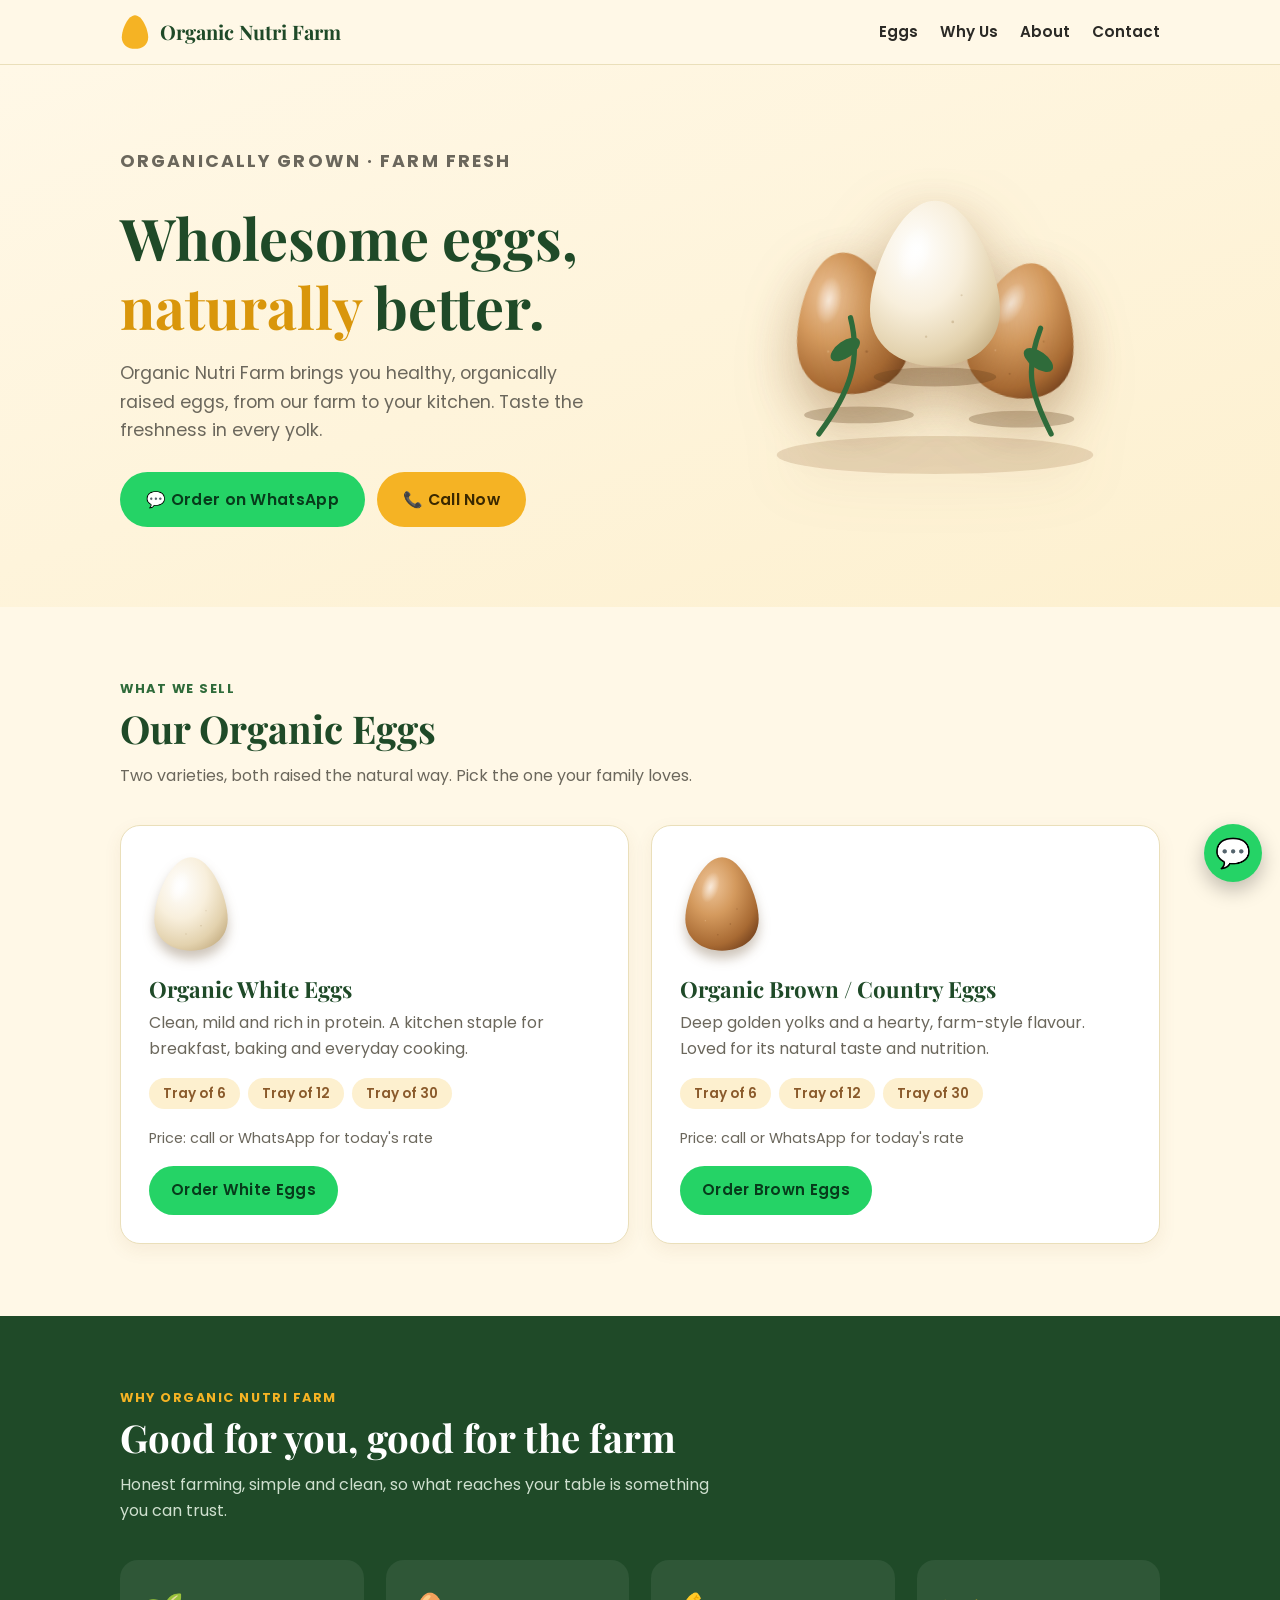
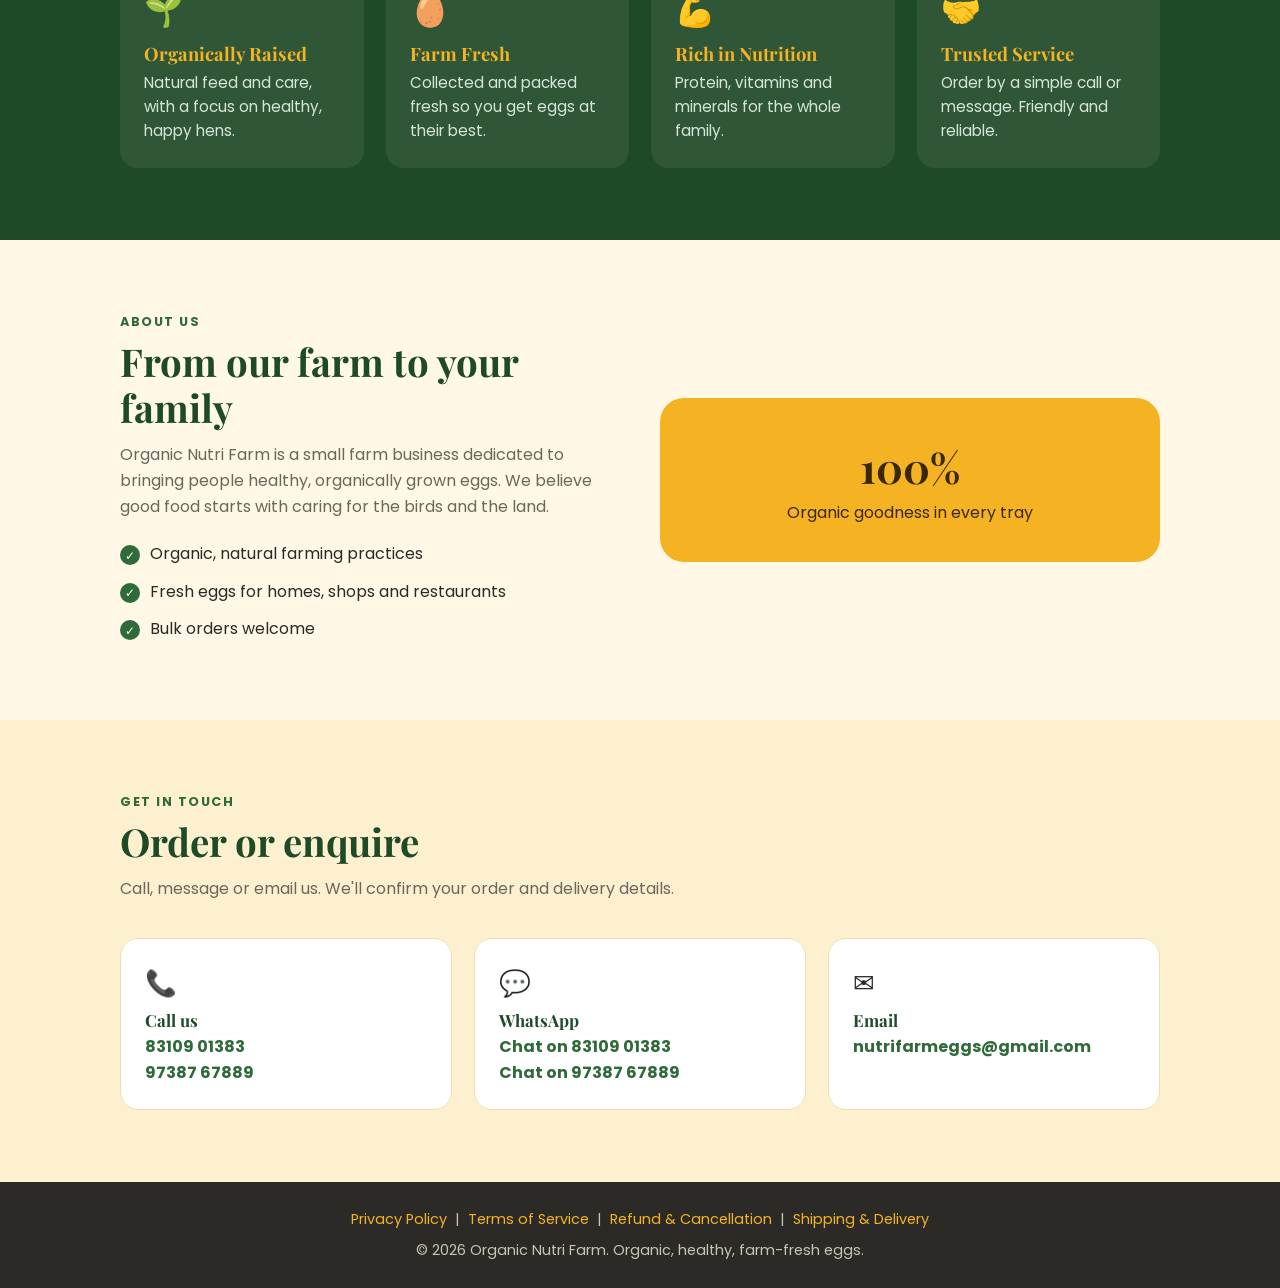
<file: nutrifarmeggs/index.html>
<!doctype html>
<html lang="en">
<head>
<meta charset="utf-8">
<meta name="viewport" content="width=device-width, initial-scale=1">
<title>Organic Nutri Farm | Organic, Farm-Fresh Eggs</title>
<meta name="description" content="Organic Nutri Farm sells organically grown, healthy, farm-fresh eggs. Order by call or WhatsApp.">
<link rel="preconnect" href="https://fonts.googleapis.com">
<link rel="preconnect" href="https://fonts.gstatic.com" crossorigin>
<link href="https://fonts.googleapis.com/css2?family=Playfair+Display:wght@600;700&family=Poppins:wght@400;500;600;700&display=swap" rel="stylesheet">
<style>
:root{
  --cream:#fff8e7; --cream2:#fdf0cf; --green:#2f6b3a; --green-d:#1f4a28;
  --yolk:#f5b324; --yolk-d:#d9960b; --brown:#8a5a2b; --ink:#2b2a26; --muted:#6b675c;
}
*{box-sizing:border-box;margin:0;padding:0}
html{scroll-behavior:smooth}
body{font-family:"Poppins",system-ui,-apple-system,"Segoe UI",sans-serif;color:var(--ink);background:var(--cream);line-height:1.6}
a{color:inherit;text-decoration:none}
.wrap{max-width:1080px;margin:0 auto;padding:0 20px}
h1,h2,h3{font-family:"Playfair Display",Georgia,serif;line-height:1.2}
section{padding:72px 0}
.eyebrow{color:var(--green);font-weight:700;letter-spacing:.12em;text-transform:uppercase;font-size:.8rem}
h2{font-size:clamp(1.7rem,4vw,2.4rem);color:var(--green-d);margin:6px 0 12px}
.lead{color:var(--muted);max-width:620px}

/* header */
header{position:sticky;top:0;z-index:10;background:rgba(255,248,231,.95);backdrop-filter:blur(6px);border-bottom:1px solid #eadfba}
.nav{display:flex;align-items:center;justify-content:space-between;height:64px}
.logo{display:flex;align-items:center;gap:10px;font-family:"Playfair Display",Georgia,serif;font-weight:700;font-size:1.25rem;color:var(--green-d)}
.logo svg{width:30px;height:36px}
nav ul{display:flex;gap:22px;list-style:none;font-weight:600;font-size:.95rem}
nav a:hover{color:var(--green)}
@media(max-width:640px){nav ul{gap:14px;font-size:.85rem}.logo span{display:none}}

/* buttons */
.btn{display:inline-flex;align-items:center;gap:8px;padding:13px 24px;border-radius:999px;font-family:"Poppins",sans-serif;font-weight:600;letter-spacing:.02em;border:2px solid transparent;cursor:pointer;font-size:.98rem;transition:transform .15s,background .15s}
.btn:hover{transform:translateY(-2px)}
.btn-wa{background:#25d366;color:#073b1b}
.btn-wa:hover{background:#1fbd5a}
.btn-call{background:var(--yolk);color:#3a2800}
.btn-call:hover{background:var(--yolk-d)}
.btn-ghost{border-color:var(--green);color:var(--green)}

/* hero */
.hero{background:linear-gradient(160deg,var(--cream) 0%,var(--cream2) 100%);padding:64px 0 80px}
.hero .wrap{display:grid;grid-template-columns:1.1fr .9fr;gap:40px;align-items:center}
.hero h1{font-size:clamp(2.2rem,5.5vw,3.6rem);color:var(--green-d)}
.hero h1 em{font-style:normal;color:var(--yolk-d)}
.hero p{margin:18px 0 28px;color:var(--muted);font-size:1.1rem;max-width:480px}
.cta{display:flex;flex-wrap:wrap;gap:12px}
.hero-art{display:flex;justify-content:center}
.hero-art svg{width:min(100%,380px);height:auto;filter:drop-shadow(0 18px 24px rgba(138,90,43,.25))}
@media(max-width:800px){.hero .wrap{grid-template-columns:1fr;text-align:center}.hero p{margin-inline:auto}.cta{justify-content:center}.hero-art{order:-1}.hero-art svg{width:240px}}

/* products */
.grid{display:grid;gap:22px;margin-top:36px}
.products{grid-template-columns:repeat(auto-fit,minmax(280px,1fr))}
.card{background:#fff;border-radius:20px;padding:28px;border:1px solid #eadfba;box-shadow:0 6px 18px rgba(138,90,43,.08)}
.card .egg{width:84px;height:100px;margin-bottom:14px;filter:drop-shadow(0 8px 6px rgba(90,58,24,.3))}
.card h3{font-size:1.4rem;color:var(--green-d)}
.card p{color:var(--muted);margin:8px 0 16px}
.packs{display:flex;flex-wrap:wrap;gap:8px;margin-bottom:18px}
.pack{background:var(--cream2);border-radius:999px;padding:5px 14px;font-size:.85rem;font-weight:600;color:var(--brown)}
.price{font-size:.9rem;color:var(--muted);margin-bottom:16px}
.card .btn{padding:10px 20px;font-size:.95rem}

/* why */
.why{background:var(--green-d);color:#f6f1dc}
.why h2{color:#fff}.why .eyebrow{color:var(--yolk)}.why .lead{color:#cfe0cf}
.features{grid-template-columns:repeat(auto-fit,minmax(220px,1fr))}
.feat{background:rgba(255,255,255,.07);border-radius:18px;padding:24px}
.feat .ic{font-size:2rem;margin-bottom:8px}
.feat h3{font-size:1.15rem;color:var(--yolk);margin-bottom:6px}
.feat p{color:#d8e6d8;font-size:.95rem}

/* about */
.about .wrap{display:grid;grid-template-columns:1fr 1fr;gap:40px;align-items:center}
.about ul{list-style:none;margin-top:16px}
.about li{padding:6px 0 6px 30px;position:relative}
.about li::before{content:"✓";position:absolute;left:0;color:#fff;background:var(--green);width:20px;height:20px;border-radius:50%;font-size:.75rem;display:grid;place-items:center;top:10px}
.stat-box{background:var(--yolk);border-radius:24px;padding:36px;text-align:center;color:#3a2800}
.stat-box strong{display:block;font-family:"Playfair Display",Georgia,serif;font-size:2.6rem}
@media(max-width:800px){.about .wrap{grid-template-columns:1fr}}

/* contact */
.contact{background:var(--cream2)}
.contacts{grid-template-columns:repeat(auto-fit,minmax(240px,1fr))}
.ccard{background:#fff;border-radius:18px;padding:24px;border:1px solid #eadfba}
.ccard .ic{font-size:1.6rem}
.ccard h3{font-size:1.05rem;margin:6px 0 4px;color:var(--green-d)}
.ccard a{color:var(--green);font-weight:700;display:block;word-break:break-all}
.ccard a:hover{text-decoration:underline}

footer{background:var(--ink);color:#c9c4b3;text-align:center;padding:26px 20px;font-size:.9rem}

/* floating whatsapp */
.fab{position:fixed;right:18px;bottom:18px;z-index:20;background:#25d366;color:#073b1b;width:58px;height:58px;border-radius:50%;display:grid;place-items:center;font-size:1.8rem;box-shadow:0 8px 20px rgba(0,0,0,.25)}
</style>
</head>
<body>

<!-- reusable egg shape -->
<svg width="0" height="0" style="position:absolute" aria-hidden="true">
  <defs>
    <symbol id="egg" viewBox="0 0 100 120">
      <path d="M50 4C26 4 6 52 6 78c0 24 20 38 44 38s44-14 44-38C94 52 74 4 50 4z"/>
    </symbol>
    <radialGradient id="gWhite" cx="36%" cy="30%" r="80%">
      <stop offset="0" stop-color="#ffffff"/><stop offset=".45" stop-color="#f8efdc"/>
      <stop offset=".8" stop-color="#e3d2ae"/><stop offset="1" stop-color="#c9b389"/>
    </radialGradient>
    <radialGradient id="gBrown" cx="36%" cy="30%" r="80%">
      <stop offset="0" stop-color="#eec59a"/><stop offset=".4" stop-color="#d49a5e"/>
      <stop offset=".8" stop-color="#a86a33"/><stop offset="1" stop-color="#7a4620"/>
    </radialGradient>
    <radialGradient id="gHi" cx="50%" cy="50%" r="50%">
      <stop offset="0" stop-color="#fff" stop-opacity=".85"/><stop offset="1" stop-color="#fff" stop-opacity="0"/>
    </radialGradient>
    <symbol id="egg-white" viewBox="0 0 100 120">
      <path d="M50 4C26 4 6 52 6 78c0 24 20 38 44 38s44-14 44-38C94 52 74 4 50 4z" fill="url(#gWhite)"/>
      <ellipse cx="36" cy="40" rx="11" ry="20" transform="rotate(18 36 40)" fill="url(#gHi)"/>
      <circle cx="62" cy="86" r=".9" fill="#b9a27a" opacity=".5"/><circle cx="44" cy="96" r=".8" fill="#b9a27a" opacity=".45"/><circle cx="68" cy="68" r=".7" fill="#b9a27a" opacity=".4"/>
    </symbol>
    <symbol id="egg-brown" viewBox="0 0 100 120">
      <path d="M50 4C26 4 6 52 6 78c0 24 20 38 44 38s44-14 44-38C94 52 74 4 50 4z" fill="url(#gBrown)"/>
      <ellipse cx="36" cy="40" rx="10" ry="19" transform="rotate(18 36 40)" fill="url(#gHi)" opacity=".75"/>
      <circle cx="60" cy="84" r="1" fill="#6b3d1a" opacity=".35"/><circle cx="45" cy="97" r=".9" fill="#6b3d1a" opacity=".3"/><circle cx="68" cy="66" r=".8" fill="#6b3d1a" opacity=".3"/><circle cx="30" cy="80" r=".8" fill="#f2d3a8" opacity=".4"/>
    </symbol>
  </defs>
</svg>

<header>
  <div class="wrap nav">
    <a href="#home" class="logo">
      <svg viewBox="0 0 100 120" aria-hidden="true"><use href="#egg" fill="#f5b324"/></svg>
      <span>Organic Nutri Farm</span>
    </a>
    <nav>
      <ul>
        <li><a href="#products">Eggs</a></li>
        <li><a href="#why">Why Us</a></li>
        <li><a href="#about">About</a></li>
        <li><a href="#contact">Contact</a></li>
      </ul>
    </nav>
  </div>
</header>

<main>
<section class="hero" id="home">
  <div class="wrap">
    <div>
      <p class="eyebrow">Organically grown · Farm fresh</p>
      <h1>Wholesome eggs, <em>naturally</em> better.</h1>
      <p>Organic Nutri Farm brings you healthy, organically raised eggs, from our farm to your kitchen. Taste the freshness in every yolk.</p>
      <div class="cta">
        <a class="btn btn-wa" href="https://wa.me/918310901383?text=Hi%20Nutri%20Farm%20Eggs%2C%20I%20would%20like%20to%20order%20eggs." target="_blank" rel="noopener">💬 Order on WhatsApp</a>
        <a class="btn btn-call" href="tel:+918310901383">📞 Call Now</a>
      </div>
    </div>
    <div class="hero-art" aria-hidden="true">
      <svg viewBox="0 0 360 300">
        <ellipse cx="180" cy="270" rx="150" ry="18" fill="#8a5a2b" opacity=".18"/>
        <ellipse cx="108" cy="232" rx="52" ry="8" fill="#5a3a18" opacity=".28"/><g transform="translate(40 70) rotate(-8 60 80)"><svg width="120" height="150" viewBox="0 0 100 120"><use href="#egg-brown"/></svg></g>
        <ellipse cx="262" cy="236" rx="50" ry="8" fill="#5a3a18" opacity=".28"/><g transform="translate(205 80) rotate(10 60 80)"><svg width="115" height="145" viewBox="0 0 100 120"><use href="#egg-brown"/></svg></g>
        <ellipse cx="180" cy="196" rx="58" ry="9" fill="#5a3a18" opacity=".3"/><g transform="translate(110 20)"><svg width="140" height="175" viewBox="0 0 100 120"><use href="#egg-white"/></svg></g>
        <path d="M70 250c30-40 40-70 30-110M290 250c-20-40-25-60-10-100" stroke="#2f6b3a" stroke-width="5" fill="none" stroke-linecap="round"/>
        <ellipse cx="95" cy="170" rx="16" ry="8" fill="#2f6b3a" transform="rotate(-35 95 170)"/>
        <ellipse cx="278" cy="180" rx="16" ry="8" fill="#2f6b3a" transform="rotate(35 278 180)"/>
      </svg>
    </div>
  </div>
</section>

<section id="products">
  <div class="wrap">
    <p class="eyebrow">What we sell</p>
    <h2>Our Organic Eggs</h2>
    <p class="lead">Two varieties, both raised the natural way. Pick the one your family loves.</p>
    <div class="grid products">
      <article class="card">
        <svg class="egg" viewBox="0 0 100 120"><use href="#egg-white"/></svg>
        <h3>Organic White Eggs</h3>
        <p>Clean, mild and rich in protein. A kitchen staple for breakfast, baking and everyday cooking.</p>
        <div class="packs"><span class="pack">Tray of 6</span><span class="pack">Tray of 12</span><span class="pack">Tray of 30</span></div>
        <p class="price">Price: call or WhatsApp for today's rate</p>
        <a class="btn btn-wa" href="https://wa.me/918310901383?text=Hi%2C%20I%20want%20to%20order%20Organic%20White%20Eggs." target="_blank" rel="noopener">Order White Eggs</a>
      </article>
      <article class="card">
        <svg class="egg" viewBox="0 0 100 120"><use href="#egg-brown"/></svg>
        <h3>Organic Brown / Country Eggs</h3>
        <p>Deep golden yolks and a hearty, farm-style flavour. Loved for its natural taste and nutrition.</p>
        <div class="packs"><span class="pack">Tray of 6</span><span class="pack">Tray of 12</span><span class="pack">Tray of 30</span></div>
        <p class="price">Price: call or WhatsApp for today's rate</p>
        <a class="btn btn-wa" href="https://wa.me/918310901383?text=Hi%2C%20I%20want%20to%20order%20Organic%20Brown%20Eggs." target="_blank" rel="noopener">Order Brown Eggs</a>
      </article>
    </div>
  </div>
</section>

<section class="why" id="why">
  <div class="wrap">
    <p class="eyebrow">Why Organic Nutri Farm</p>
    <h2>Good for you, good for the farm</h2>
    <p class="lead">Honest farming, simple and clean, so what reaches your table is something you can trust.</p>
    <div class="grid features">
      <div class="feat"><div class="ic">🌱</div><h3>Organically Raised</h3><p>Natural feed and care, with a focus on healthy, happy hens.</p></div>
      <div class="feat"><div class="ic">🥚</div><h3>Farm Fresh</h3><p>Collected and packed fresh so you get eggs at their best.</p></div>
      <div class="feat"><div class="ic">💪</div><h3>Rich in Nutrition</h3><p>Protein, vitamins and minerals for the whole family.</p></div>
      <div class="feat"><div class="ic">🤝</div><h3>Trusted Service</h3><p>Order by a simple call or message. Friendly and reliable.</p></div>
    </div>
  </div>
</section>

<section class="about" id="about">
  <div class="wrap">
    <div>
      <p class="eyebrow">About us</p>
      <h2>From our farm to your family</h2>
      <p class="lead">Organic Nutri Farm is a small farm business dedicated to bringing people healthy, organically grown eggs. We believe good food starts with caring for the birds and the land.</p>
      <ul>
        <li>Organic, natural farming practices</li>
        <li>Fresh eggs for homes, shops and restaurants</li>
        <li>Bulk orders welcome</li>
      </ul>
    </div>
    <div class="stat-box">
      <strong>100%</strong>
      Organic goodness in every tray
    </div>
  </div>
</section>

<section class="contact" id="contact">
  <div class="wrap">
    <p class="eyebrow">Get in touch</p>
    <h2>Order or enquire</h2>
    <p class="lead">Call, message or email us. We'll confirm your order and delivery details.</p>
    <div class="grid contacts">
      <div class="ccard"><div class="ic">📞</div><h3>Call us</h3>
        <a href="tel:+918310901383">83109 01383</a>
        <a href="tel:+919738767889">97387 67889</a></div>
      <div class="ccard"><div class="ic">💬</div><h3>WhatsApp</h3>
        <a href="https://wa.me/918310901383" target="_blank" rel="noopener">Chat on 83109 01383</a>
        <a href="https://wa.me/919738767889" target="_blank" rel="noopener">Chat on 97387 67889</a></div>
      <div class="ccard"><div class="ic">✉️</div><h3>Email</h3>
        <a href="mailto:nutrifarmeggs@gmail.com">nutrifarmeggs@gmail.com</a></div>
    </div>
  </div>
</section>
</main>

<footer><a href="privacy-policy.html" style="color:var(--yolk)">Privacy Policy</a> &nbsp;|&nbsp; <a href="terms-of-service.html" style="color:var(--yolk)">Terms of Service</a> &nbsp;|&nbsp; <a href="refund-cancellation.html" style="color:var(--yolk)">Refund &amp; Cancellation</a> &nbsp;|&nbsp; <a href="shipping-delivery.html" style="color:var(--yolk)">Shipping &amp; Delivery</a><p style="margin-top:8px">© <span id="yr"></span> Organic Nutri Farm. Organic, healthy, farm-fresh eggs.</p></footer>

<a class="fab" href="https://wa.me/918310901383" target="_blank" rel="noopener" aria-label="Chat on WhatsApp">💬</a>

<script>document.getElementById('yr').textContent=new Date().getFullYear();</script>
</body>
</html>
</file>
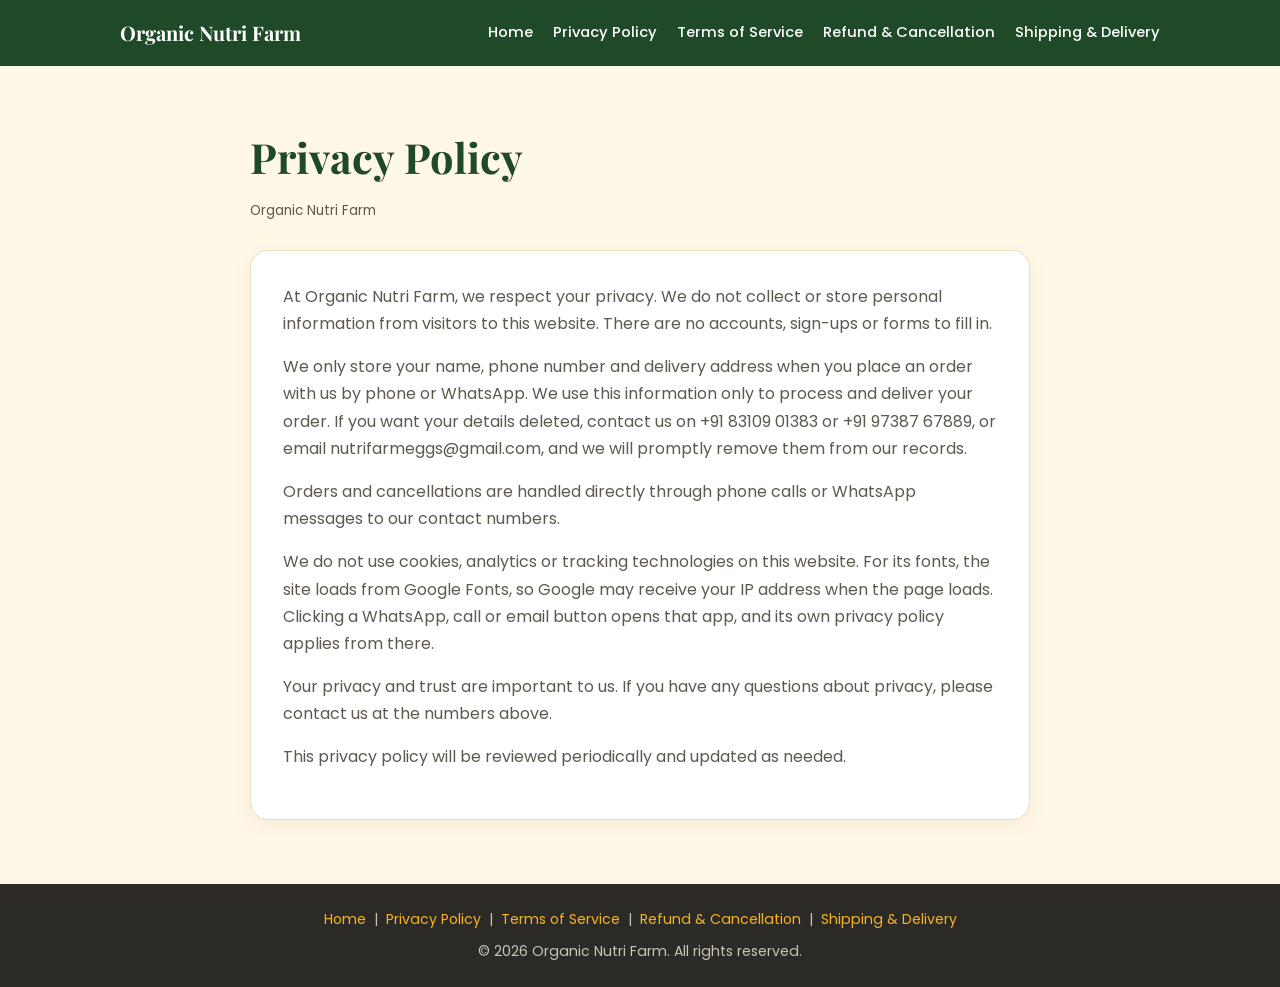
<file: nutrifarmeggs/privacy-policy.html>
<!doctype html>
<html lang="en"><head>
<meta charset="utf-8">
<meta name="viewport" content="width=device-width, initial-scale=1">
<link rel="preconnect" href="https://fonts.googleapis.com">
<link rel="preconnect" href="https://fonts.gstatic.com" crossorigin>
<link href="https://fonts.googleapis.com/css2?family=Playfair+Display:wght@600;700&family=Poppins:wght@400;500;600;700&display=swap" rel="stylesheet">
<link rel="stylesheet" href="legal.css">
<title>Privacy Policy | Organic Nutri Farm</title>
</head><body>
<header><div class="nav"><a href="index.html" class="logo">Organic Nutri Farm</a>
<ul><li><a href="index.html">Home</a></li><li><a href="privacy-policy.html">Privacy Policy</a></li><li><a href="terms-of-service.html">Terms of Service</a></li><li><a href="refund-cancellation.html">Refund &amp; Cancellation</a></li><li><a href="shipping-delivery.html">Shipping &amp; Delivery</a></li></ul></div></header>
<main><div class="wrap">
<h1>Privacy Policy</h1>
<p class="updated">Organic Nutri Farm</p>
<div class="content">
<p>At Organic Nutri Farm, we respect your privacy. We do not collect or store personal information from visitors to this website. There are no accounts, sign-ups or forms to fill in.</p>
<p>We only store your name, phone number and delivery address when you place an order with us by phone or WhatsApp. We use this information only to process and deliver your order. If you want your details deleted, contact us on +91 83109 01383 or +91 97387 67889, or email <a href="mailto:nutrifarmeggs@gmail.com">nutrifarmeggs@gmail.com</a>, and we will promptly remove them from our records.</p>
<p>Orders and cancellations are handled directly through phone calls or WhatsApp messages to our contact numbers.</p>
<p>We do not use cookies, analytics or tracking technologies on this website. For its fonts, the site loads from Google Fonts, so Google may receive your IP address when the page loads. Clicking a WhatsApp, call or email button opens that app, and its own privacy policy applies from there.</p>
<p>Your privacy and trust are important to us. If you have any questions about privacy, please contact us at the numbers above.</p>
<p>This privacy policy will be reviewed periodically and updated as needed.</p>
</div></div></main>
<footer><a href="index.html">Home</a>|<a href="privacy-policy.html">Privacy Policy</a>|<a href="terms-of-service.html">Terms of Service</a>|<a href="refund-cancellation.html">Refund &amp; Cancellation</a>|<a href="shipping-delivery.html">Shipping &amp; Delivery</a><p style="margin-top:8px">&copy; <span id="yr"></span> Organic Nutri Farm. All rights reserved.</p></footer>
<script>document.getElementById("yr").textContent=new Date().getFullYear();</script>
</body></html>
</file>
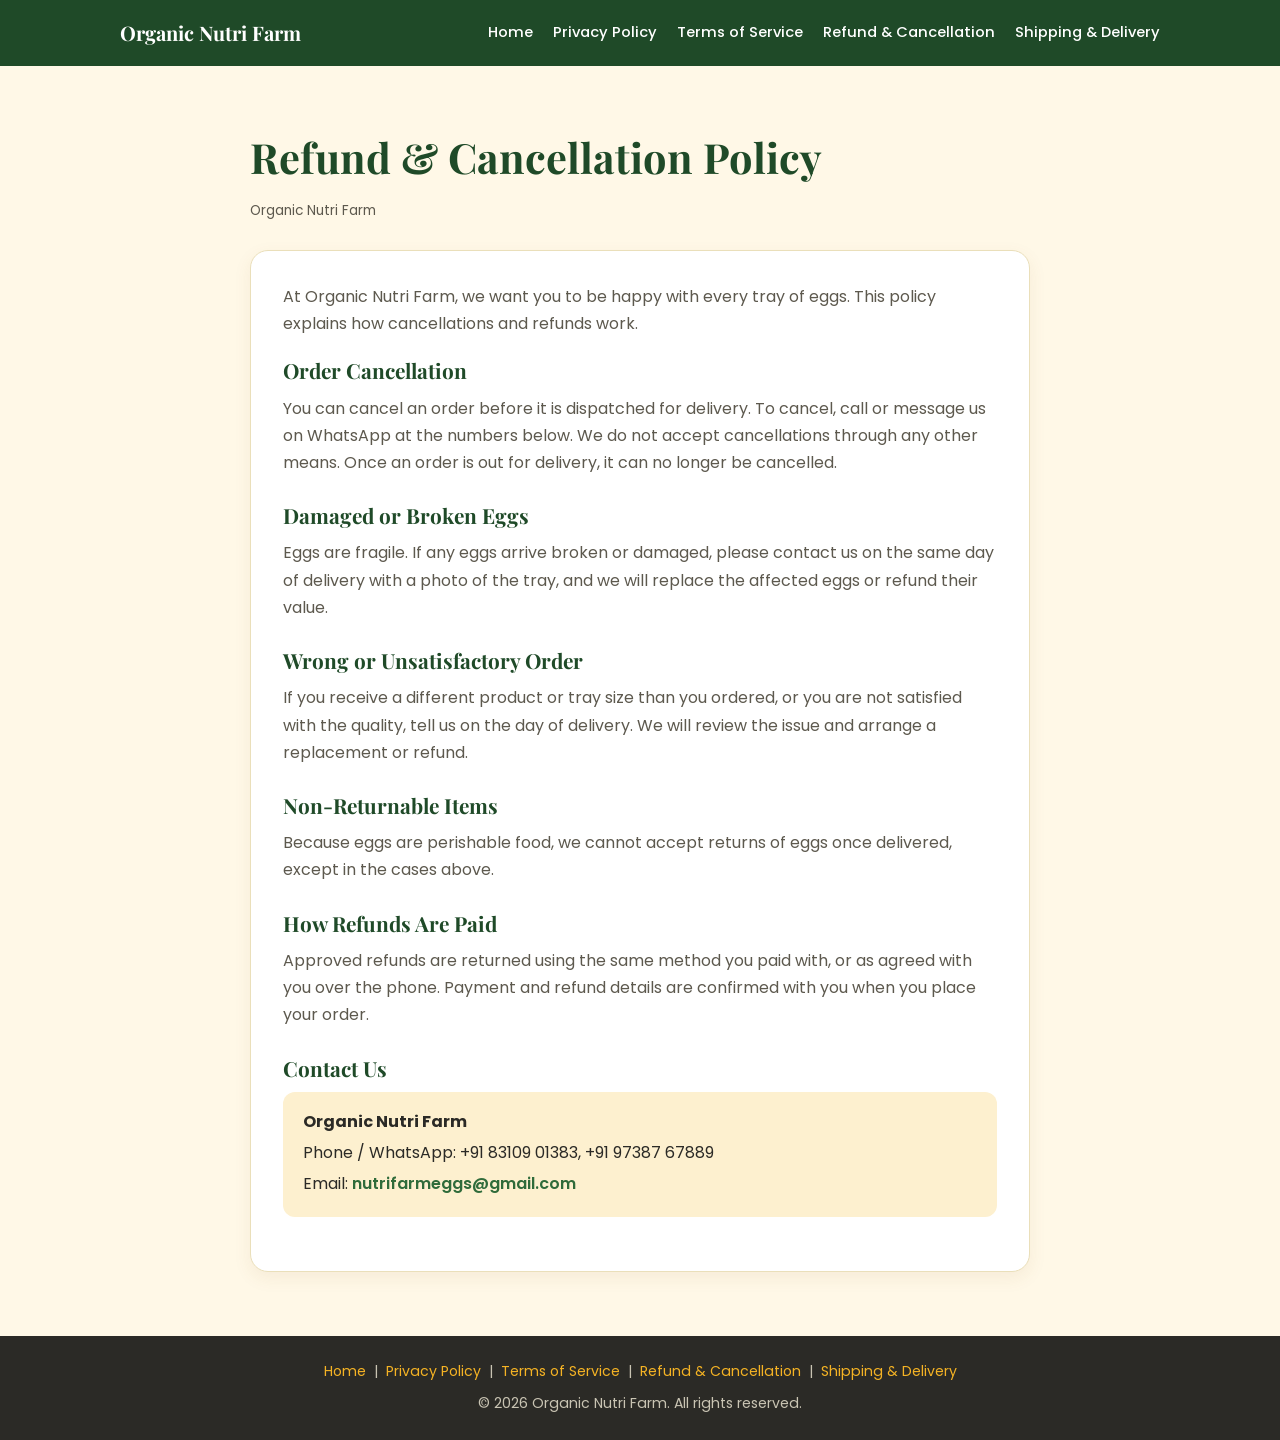
<file: nutrifarmeggs/refund-cancellation.html>
<!doctype html>
<html lang="en"><head>
<meta charset="utf-8">
<meta name="viewport" content="width=device-width, initial-scale=1">
<link rel="preconnect" href="https://fonts.googleapis.com">
<link rel="preconnect" href="https://fonts.gstatic.com" crossorigin>
<link href="https://fonts.googleapis.com/css2?family=Playfair+Display:wght@600;700&family=Poppins:wght@400;500;600;700&display=swap" rel="stylesheet">
<link rel="stylesheet" href="legal.css">
<title>Refund &amp; Cancellation Policy | Organic Nutri Farm</title>
</head><body>
<header><div class="nav"><a href="index.html" class="logo">Organic Nutri Farm</a>
<ul><li><a href="index.html">Home</a></li><li><a href="privacy-policy.html">Privacy Policy</a></li><li><a href="terms-of-service.html">Terms of Service</a></li><li><a href="refund-cancellation.html">Refund &amp; Cancellation</a></li><li><a href="shipping-delivery.html">Shipping &amp; Delivery</a></li></ul></div></header>
<main><div class="wrap">
<h1>Refund &amp; Cancellation Policy</h1>
<p class="updated">Organic Nutri Farm</p>
<div class="content">
<p>At Organic Nutri Farm, we want you to be happy with every tray of eggs. This policy explains how cancellations and refunds work.</p>
<section><h2>Order Cancellation</h2><p>You can cancel an order before it is dispatched for delivery. To cancel, call or message us on WhatsApp at the numbers below. We do not accept cancellations through any other means. Once an order is out for delivery, it can no longer be cancelled.</p></section>
<section><h2>Damaged or Broken Eggs</h2><p>Eggs are fragile. If any eggs arrive broken or damaged, please contact us on the same day of delivery with a photo of the tray, and we will replace the affected eggs or refund their value.</p></section>
<section><h2>Wrong or Unsatisfactory Order</h2><p>If you receive a different product or tray size than you ordered, or you are not satisfied with the quality, tell us on the day of delivery. We will review the issue and arrange a replacement or refund.</p></section>
<section><h2>Non-Returnable Items</h2><p>Because eggs are perishable food, we cannot accept returns of eggs once delivered, except in the cases above.</p></section>
<section><h2>How Refunds Are Paid</h2><p>Approved refunds are returned using the same method you paid with, or as agreed with you over the phone. Payment and refund details are confirmed with you when you place your order.</p></section>
<section><h2>Contact Us</h2><div class="box">
<p><strong>Organic Nutri Farm</strong></p>
<p>Phone / WhatsApp: +91 83109 01383, +91 97387 67889</p>
<p>Email: <a href="mailto:nutrifarmeggs@gmail.com">nutrifarmeggs@gmail.com</a></p></div></section>
</div></div></main>
<footer><a href="index.html">Home</a>|<a href="privacy-policy.html">Privacy Policy</a>|<a href="terms-of-service.html">Terms of Service</a>|<a href="refund-cancellation.html">Refund &amp; Cancellation</a>|<a href="shipping-delivery.html">Shipping &amp; Delivery</a><p style="margin-top:8px">&copy; <span id="yr"></span> Organic Nutri Farm. All rights reserved.</p></footer>
<script>document.getElementById("yr").textContent=new Date().getFullYear();</script>
</body></html>
</file>
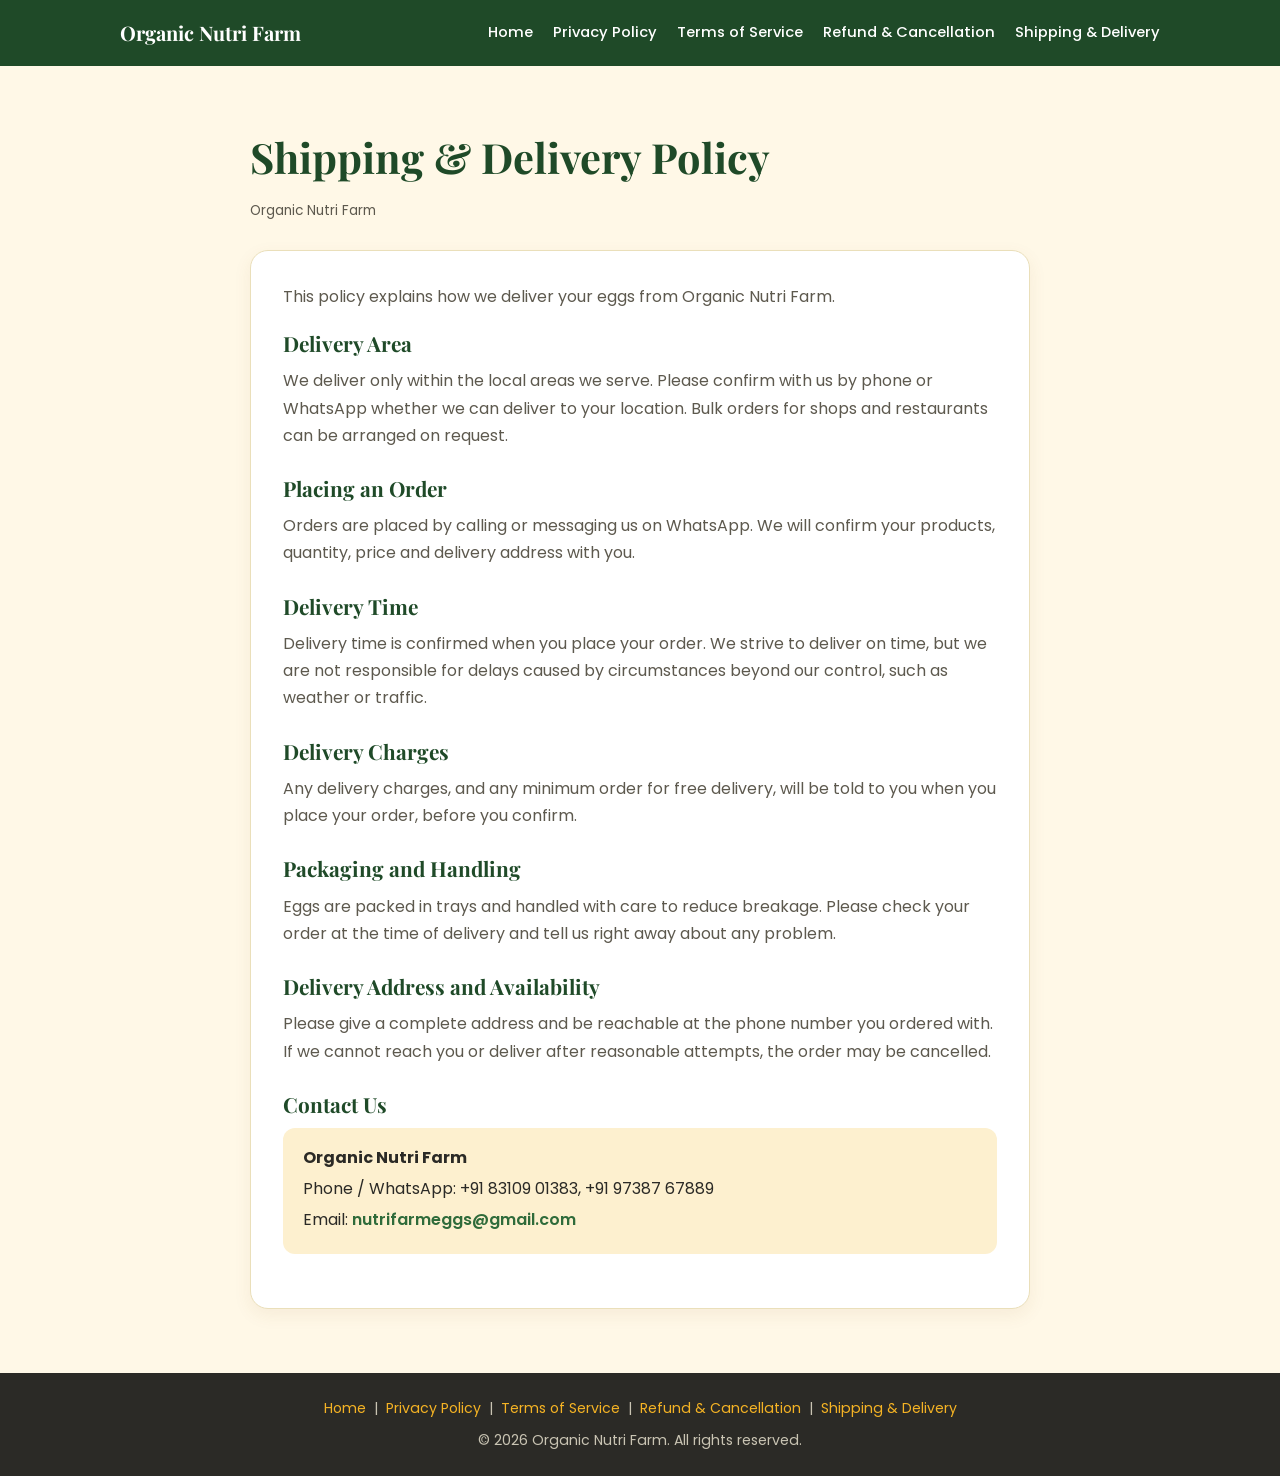
<file: nutrifarmeggs/shipping-delivery.html>
<!doctype html>
<html lang="en"><head>
<meta charset="utf-8">
<meta name="viewport" content="width=device-width, initial-scale=1">
<link rel="preconnect" href="https://fonts.googleapis.com">
<link rel="preconnect" href="https://fonts.gstatic.com" crossorigin>
<link href="https://fonts.googleapis.com/css2?family=Playfair+Display:wght@600;700&family=Poppins:wght@400;500;600;700&display=swap" rel="stylesheet">
<link rel="stylesheet" href="legal.css">
<title>Shipping &amp; Delivery Policy | Organic Nutri Farm</title>
</head><body>
<header><div class="nav"><a href="index.html" class="logo">Organic Nutri Farm</a>
<ul><li><a href="index.html">Home</a></li><li><a href="privacy-policy.html">Privacy Policy</a></li><li><a href="terms-of-service.html">Terms of Service</a></li><li><a href="refund-cancellation.html">Refund &amp; Cancellation</a></li><li><a href="shipping-delivery.html">Shipping &amp; Delivery</a></li></ul></div></header>
<main><div class="wrap">
<h1>Shipping &amp; Delivery Policy</h1>
<p class="updated">Organic Nutri Farm</p>
<div class="content">
<p>This policy explains how we deliver your eggs from Organic Nutri Farm.</p>
<section><h2>Delivery Area</h2><p>We deliver only within the local areas we serve. Please confirm with us by phone or WhatsApp whether we can deliver to your location. Bulk orders for shops and restaurants can be arranged on request.</p></section>
<section><h2>Placing an Order</h2><p>Orders are placed by calling or messaging us on WhatsApp. We will confirm your products, quantity, price and delivery address with you.</p></section>
<section><h2>Delivery Time</h2><p>Delivery time is confirmed when you place your order. We strive to deliver on time, but we are not responsible for delays caused by circumstances beyond our control, such as weather or traffic.</p></section>
<section><h2>Delivery Charges</h2><p>Any delivery charges, and any minimum order for free delivery, will be told to you when you place your order, before you confirm.</p></section>
<section><h2>Packaging and Handling</h2><p>Eggs are packed in trays and handled with care to reduce breakage. Please check your order at the time of delivery and tell us right away about any problem.</p></section>
<section><h2>Delivery Address and Availability</h2><p>Please give a complete address and be reachable at the phone number you ordered with. If we cannot reach you or deliver after reasonable attempts, the order may be cancelled.</p></section>
<section><h2>Contact Us</h2><div class="box">
<p><strong>Organic Nutri Farm</strong></p>
<p>Phone / WhatsApp: +91 83109 01383, +91 97387 67889</p>
<p>Email: <a href="mailto:nutrifarmeggs@gmail.com">nutrifarmeggs@gmail.com</a></p></div></section>
</div></div></main>
<footer><a href="index.html">Home</a>|<a href="privacy-policy.html">Privacy Policy</a>|<a href="terms-of-service.html">Terms of Service</a>|<a href="refund-cancellation.html">Refund &amp; Cancellation</a>|<a href="shipping-delivery.html">Shipping &amp; Delivery</a><p style="margin-top:8px">&copy; <span id="yr"></span> Organic Nutri Farm. All rights reserved.</p></footer>
<script>document.getElementById("yr").textContent=new Date().getFullYear();</script>
</body></html>
</file>
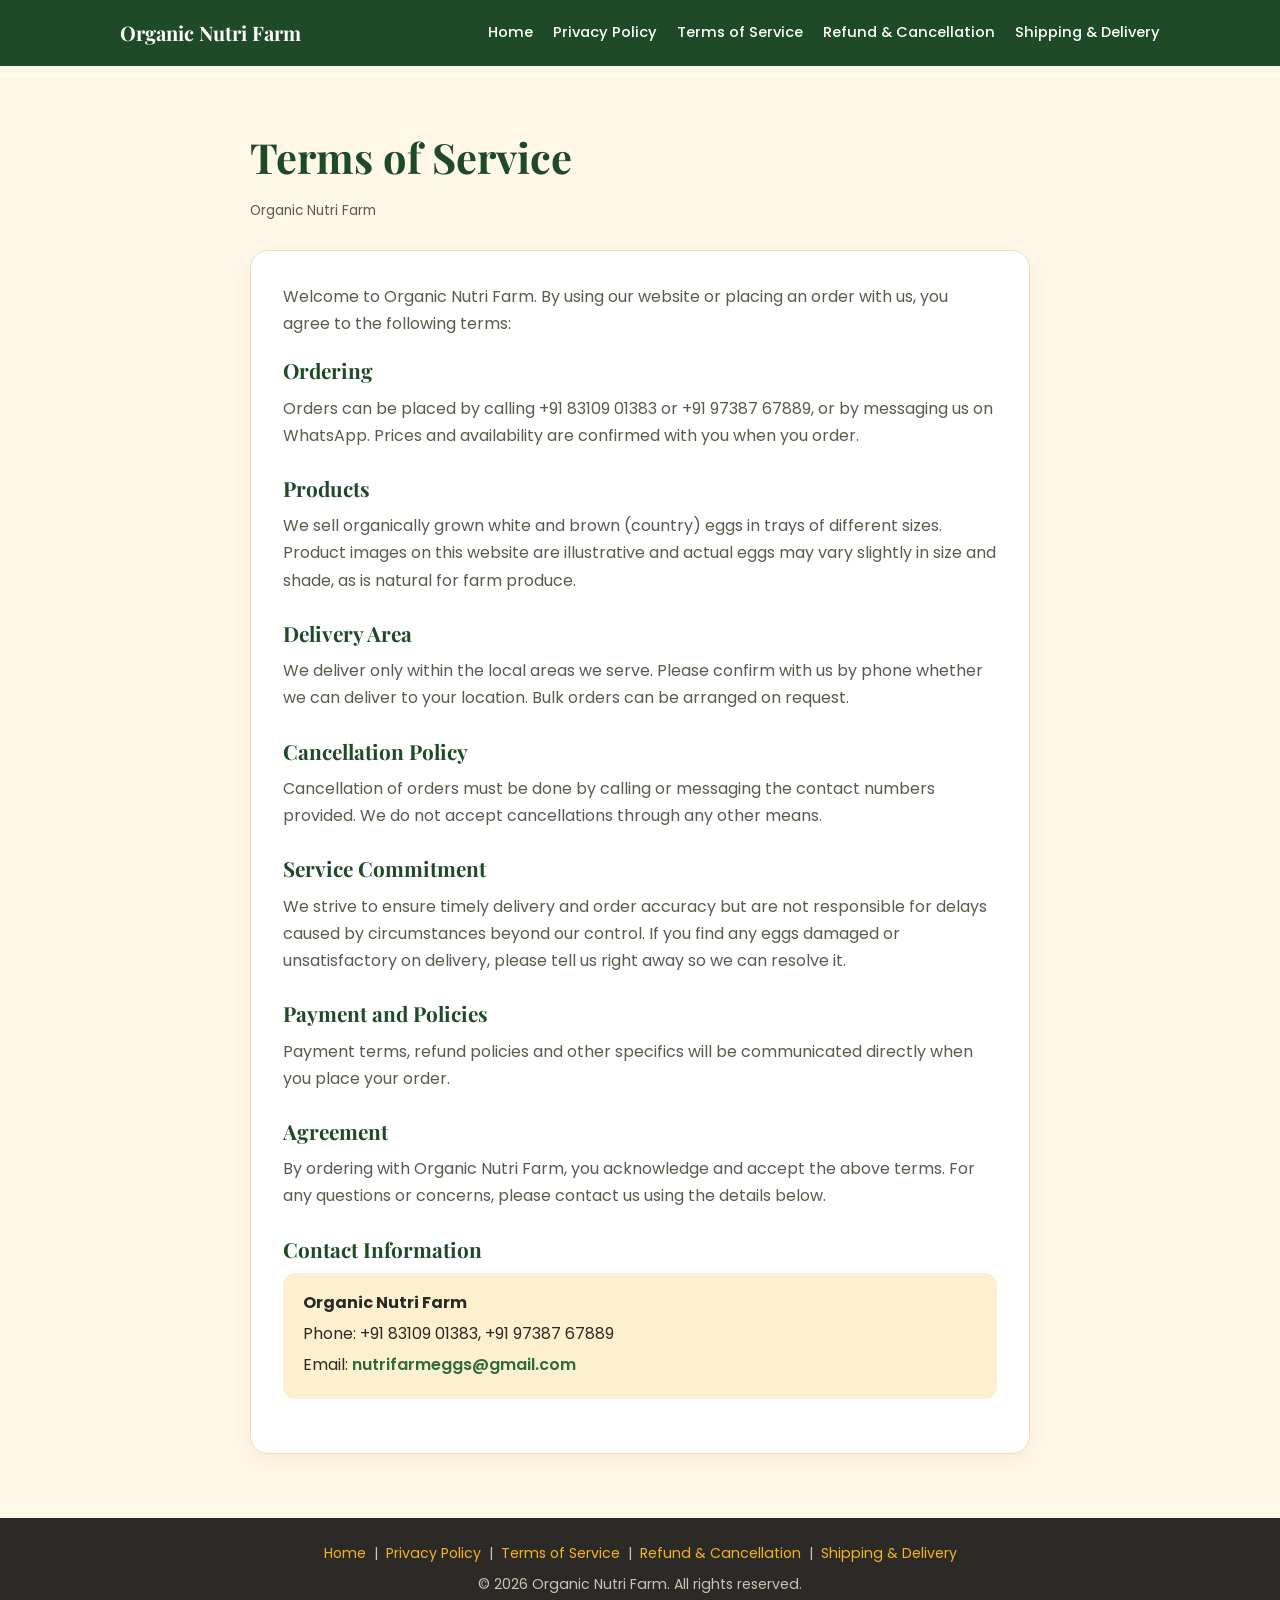
<file: nutrifarmeggs/terms-of-service.html>
<!doctype html>
<html lang="en"><head>
<meta charset="utf-8">
<meta name="viewport" content="width=device-width, initial-scale=1">
<link rel="preconnect" href="https://fonts.googleapis.com">
<link rel="preconnect" href="https://fonts.gstatic.com" crossorigin>
<link href="https://fonts.googleapis.com/css2?family=Playfair+Display:wght@600;700&family=Poppins:wght@400;500;600;700&display=swap" rel="stylesheet">
<link rel="stylesheet" href="legal.css">
<title>Terms of Service | Organic Nutri Farm</title>
</head><body>
<header><div class="nav"><a href="index.html" class="logo">Organic Nutri Farm</a>
<ul><li><a href="index.html">Home</a></li><li><a href="privacy-policy.html">Privacy Policy</a></li><li><a href="terms-of-service.html">Terms of Service</a></li><li><a href="refund-cancellation.html">Refund &amp; Cancellation</a></li><li><a href="shipping-delivery.html">Shipping &amp; Delivery</a></li></ul></div></header>
<main><div class="wrap">
<h1>Terms of Service</h1>
<p class="updated">Organic Nutri Farm</p>
<div class="content">
<p>Welcome to Organic Nutri Farm. By using our website or placing an order with us, you agree to the following terms:</p>
<section><h2>Ordering</h2><p>Orders can be placed by calling +91 83109 01383 or +91 97387 67889, or by messaging us on WhatsApp. Prices and availability are confirmed with you when you order.</p></section>
<section><h2>Products</h2><p>We sell organically grown white and brown (country) eggs in trays of different sizes. Product images on this website are illustrative and actual eggs may vary slightly in size and shade, as is natural for farm produce.</p></section>
<section><h2>Delivery Area</h2><p>We deliver only within the local areas we serve. Please confirm with us by phone whether we can deliver to your location. Bulk orders can be arranged on request.</p></section>
<section><h2>Cancellation Policy</h2><p>Cancellation of orders must be done by calling or messaging the contact numbers provided. We do not accept cancellations through any other means.</p></section>
<section><h2>Service Commitment</h2><p>We strive to ensure timely delivery and order accuracy but are not responsible for delays caused by circumstances beyond our control. If you find any eggs damaged or unsatisfactory on delivery, please tell us right away so we can resolve it.</p></section>
<section><h2>Payment and Policies</h2><p>Payment terms, refund policies and other specifics will be communicated directly when you place your order.</p></section>
<section><h2>Agreement</h2><p>By ordering with Organic Nutri Farm, you acknowledge and accept the above terms. For any questions or concerns, please contact us using the details below.</p></section>
<section><h2>Contact Information</h2><div class="box">
<p><strong>Organic Nutri Farm</strong></p>
<p>Phone: +91 83109 01383, +91 97387 67889</p>
<p>Email: <a href="mailto:nutrifarmeggs@gmail.com">nutrifarmeggs@gmail.com</a></p></div></section>
</div></div></main>
<footer><a href="index.html">Home</a>|<a href="privacy-policy.html">Privacy Policy</a>|<a href="terms-of-service.html">Terms of Service</a>|<a href="refund-cancellation.html">Refund &amp; Cancellation</a>|<a href="shipping-delivery.html">Shipping &amp; Delivery</a><p style="margin-top:8px">&copy; <span id="yr"></span> Organic Nutri Farm. All rights reserved.</p></footer>
<script>document.getElementById("yr").textContent=new Date().getFullYear();</script>
</body></html>
</file>
<file: nutrifarmeggs/legal.css>
:root{--cream:#fff8e7;--cream2:#fdf0cf;--green:#2f6b3a;--green-d:#1f4a28;--yolk:#f5b324;--ink:#2b2a26;--muted:#5d594e}
*{box-sizing:border-box;margin:0;padding:0}
body{font-family:"Poppins",system-ui,sans-serif;color:var(--ink);background:var(--cream);line-height:1.7}
a{color:inherit;text-decoration:none}
.wrap{max-width:820px;margin:0 auto;padding:0 20px}
header{background:var(--green-d);color:#fff}
.nav{display:flex;flex-wrap:wrap;gap:10px;align-items:center;justify-content:space-between;padding:16px 20px;max-width:1080px;margin:0 auto}
.logo{font-family:"Playfair Display",Georgia,serif;font-weight:700;font-size:1.25rem}
.nav ul{display:flex;flex-wrap:wrap;gap:20px;list-style:none;font-weight:500;font-size:.92rem}
.nav a:hover{color:var(--yolk)}
main{padding:56px 0 24px}
h1{font-family:"Playfair Display",Georgia,serif;font-size:clamp(1.9rem,4.5vw,2.6rem);color:var(--green-d);margin-bottom:6px}
.updated{color:var(--muted);font-size:.85rem;margin-bottom:28px}
.content{background:#fff;border:1px solid #eadfba;border-radius:18px;padding:32px;box-shadow:0 6px 18px rgba(138,90,43,.08)}
.content p{margin-bottom:16px;color:var(--muted)}
.content section{margin-bottom:22px}
.content h2{font-family:"Playfair Display",Georgia,serif;font-size:1.3rem;color:var(--green-d);margin-bottom:6px}
.box{background:var(--cream2);border-radius:12px;padding:16px 20px;color:var(--ink)}
.box p{color:var(--ink);margin-bottom:4px}
.box a{color:var(--green);font-weight:600}
footer{background:#2b2a26;color:#c9c4b3;text-align:center;padding:24px 20px;font-size:.88rem;margin-top:40px}
footer a{color:var(--yolk);margin:0 8px}
</file>
